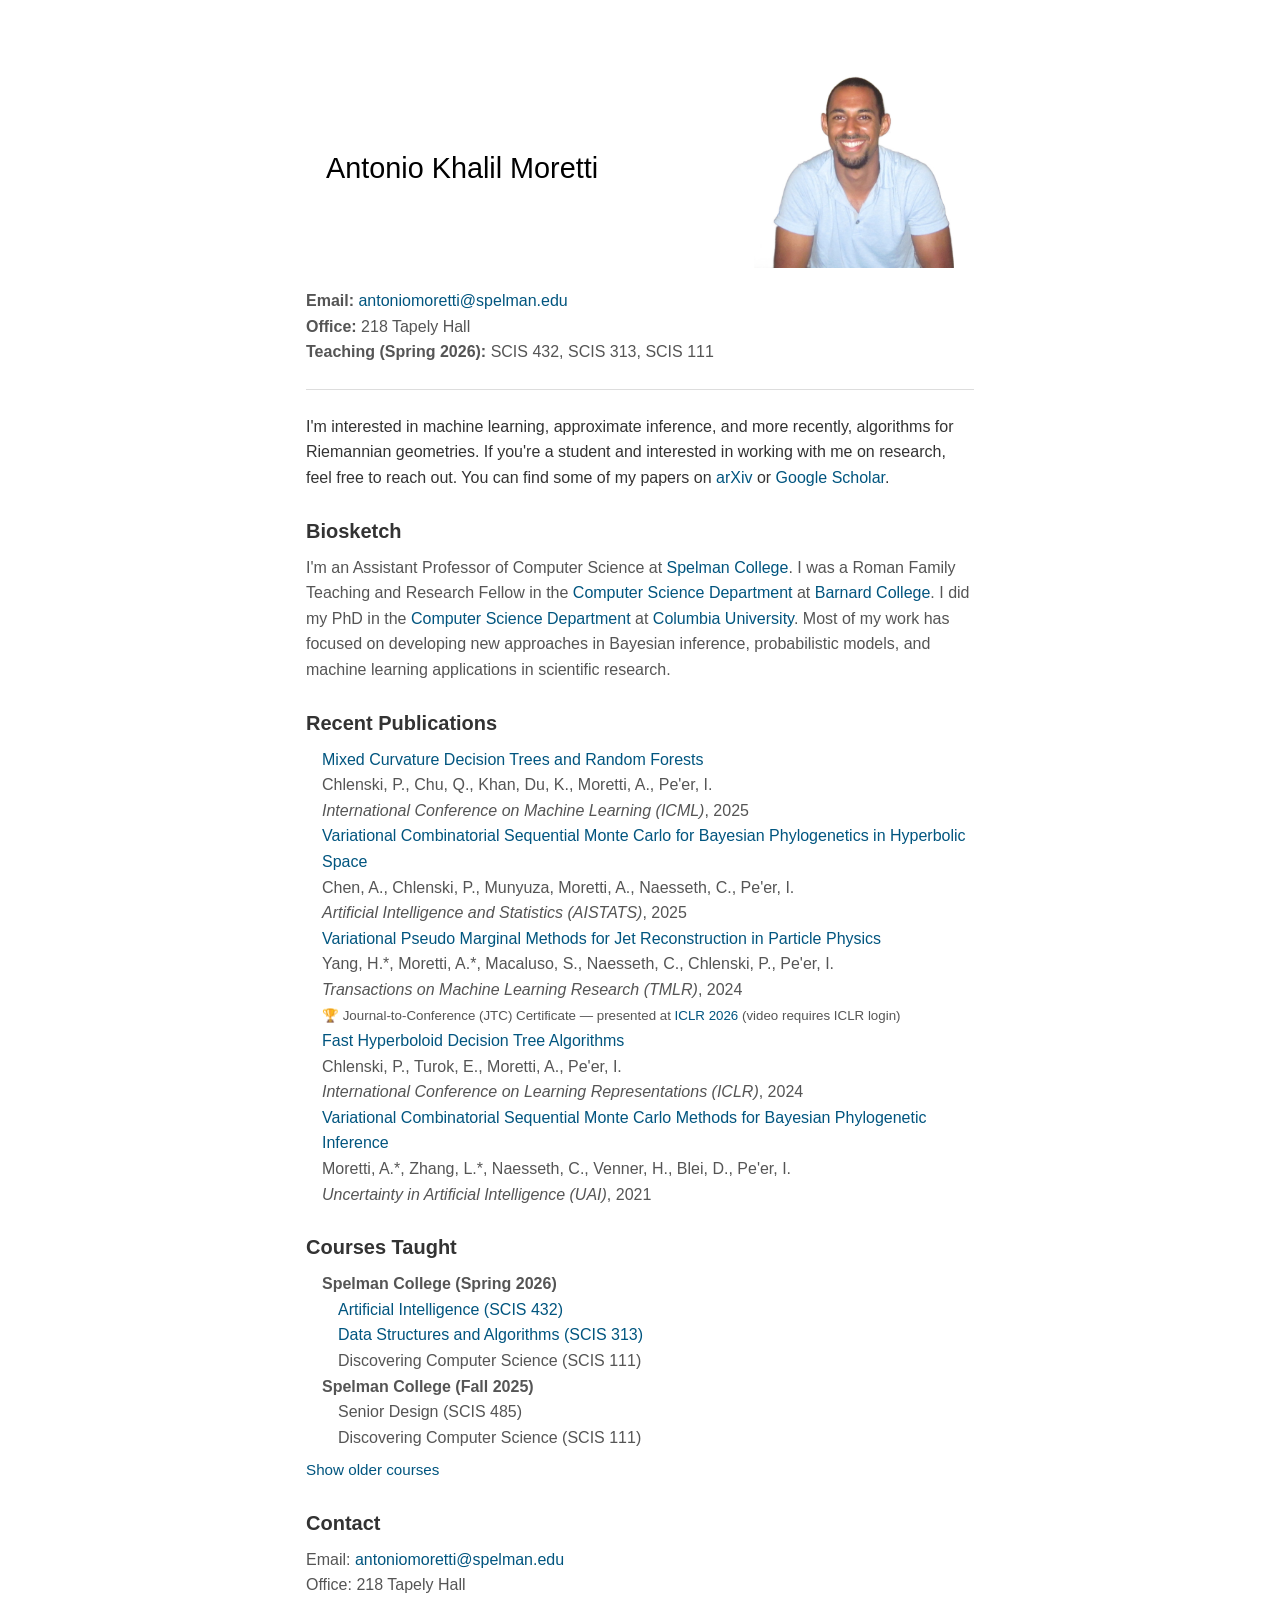
<file: index.html>
<!DOCTYPE html>
<html lang="en">
<head>
    <meta charset="UTF-8">
    <meta name="viewport" content="width=device-width, initial-scale=1.0">
    <title>Antonio Khalil Moretti</title>
    <link rel="stylesheet" href="style.css">
    <link rel="stylesheet" href="https://cdnjs.cloudflare.com/ajax/libs/font-awesome/6.0.0-beta3/css/all.min.css">
</head>
<body>

    <header>
        <div class="header-content">
            <h1>Antonio Khalil Moretti</h1>
        </div>
        <img src="images/antonio_nobackground.png" alt="The handsome Dr. Antonio Moretti" class="profile-photo">
    </header>

    <section class="contact">
        <p><strong>Email:</strong> <a href="mailto:antoniomoretti@spelman.edu">antoniomoretti@spelman.edu</a></p>
        <p><strong>Office:</strong> 218 Tapely Hall</p>
        <p><strong>Teaching (Spring 2026):</strong> SCIS 432, SCIS 313, SCIS 111</p>
    </section>

    <hr>

    <section>
        I'm interested in machine learning, approximate inference, and more recently, algorithms for Riemannian geometries. If you're a student and interested in working with me on research, feel free to reach out. 
        You can find some of my papers on <a href="https://arxiv.org/search/cs?searchtype=author&query=Moretti,+A+K">arXiv</a> or <a href="https://scholar.google.com/citations?user=zOHnboAAAAAJ&hl=en">Google Scholar</a>.
    </section>

    <section>
        <h2>Biosketch</h2>
        <p>I'm an Assistant Professor of Computer Science at <a href="https://www.spelman.edu/">Spelman College</a>. 
            I was a Roman Family Teaching and Research Fellow in the <a href="https://cs.barnard.edu/">Computer Science Department</a> 
            at <a href="https://barnard.edu/">Barnard College</a>. 
            I did my PhD in the <a href="https://www.cs.columbia.edu/">Computer Science Department</a> at <a href="https://www.columbia.edu/">Columbia University</a>. 
            Most of my work has focused on developing new approaches in Bayesian inference, probabilistic models, and machine learning applications in scientific research.</p>
    </section>

    <section>
        <h2>Recent Publications</h2>
        <ul>
            <li>
                <a href="https://arxiv.org/abs/2410.13879">Mixed Curvature Decision Trees and Random Forests</a><br>
                Chlenski, P., Chu, Q., Khan, Du, K., Moretti, A., Pe'er, I.<br>
                <em>International Conference on Machine Learning (ICML)</em>, 2025
              </li>
            <li>
              <a href="https://arxiv.org/abs/2501.17965">Variational Combinatorial Sequential Monte Carlo for Bayesian Phylogenetics in Hyperbolic Space</a><br>
              Chen, A., Chlenski, P., Munyuza, Moretti, A., Naesseth, C., Pe'er, I.<br>
              <em>Artificial Intelligence and Statistics (AISTATS)</em>, 2025
            </li>
            <li>
              <a href="https://openreview.net/pdf?id=pCapRF2vFf">Variational Pseudo Marginal Methods for Jet Reconstruction in Particle Physics</a><br>
              Yang, H.*, Moretti, A.*, Macaluso, S., Naesseth, C., Chlenski, P., Pe'er, I.<br>
              <em>Transactions on Machine Learning Research (TMLR)</em>, 2024<br>
              <small>&#127942; Journal-to-Conference (JTC) Certificate &mdash; presented at <a href="https://iclr.cc/virtual/2026/poster/10014062">ICLR 2026</a> (video requires ICLR login)</small>
            </li>
            <li>
              <a href="https://arxiv.org/abs/2310.13841">Fast Hyperboloid Decision Tree Algorithms</a><br>
              Chlenski, P., Turok, E., Moretti, A., Pe'er, I.<br>
              <em>International Conference on Learning Representations (ICLR)</em>, 2024
            </li>
            <li>
              <a href="https://arxiv.org/abs/2106.00075">Variational Combinatorial Sequential Monte Carlo Methods for Bayesian Phylogenetic Inference</a><br>
              Moretti, A.*, Zhang, L.*, Naesseth, C., Venner, H., Blei, D., Pe'er, I.<br>
              <em>Uncertainty in Artificial Intelligence (UAI)</em>, 2021
            </li>
          </ul>
    </section>

    <section>
        <h2>Courses Taught</h2>
        <ul>
            <li><strong>Spelman College (Spring 2026)</strong>
                <ul>
                    <li><a href="ai-spring2026/index.html">Artificial Intelligence (SCIS 432)</a></li>
                    <li><a href="dsa-spring2026/index.html">Data Structures and Algorithms (SCIS 313)</a></li>
                    <li>Discovering Computer Science (SCIS 111)</li>
                </ul>
            </li>
            <li><strong>Spelman College (Fall 2025)</strong>
                <ul>
                    <li>Senior Design (SCIS 485)</li>
                    <li>Discovering Computer Science (SCIS 111)</li>
                </ul>
            </li>
        </ul>

        <details style="margin-top: 0.5rem;">
            <summary style="cursor: pointer; color: #00557F; font-size: 0.95rem; list-style: none;">Show older courses</summary>
            <ul style="margin-top: 0.75rem;">
            <li><strong>Spelman College (Spring 2025)</strong>
                <ul>
                    <li>Digital Entrepreneurship</li>
                </ul>
            </li>
            <li><strong>Spelman College (Fall 2024)</strong>
                <ul>
                    <li>Developing Accessible User Interfaces</li>
                    <li>Introduction to Data Science</li>
                </ul>
            </li>
            <li><strong>Barnard College (Spring 2023-2024)</strong>
                <ul>
                    <li>Developing Accessible User Interfaces</li>
                </ul>
            </li>
            <li><strong>Barnard College (Fall 2022-2024)</strong>
                <ul>
                    <li>Introduction to Computational Thinking and Data Science</li>
                </ul>
            </li>
            <li><strong>Columbia University (Fall 2017, Fall 2021)</strong>
                <ul>
                    <li><a href="http://www.cs.columbia.edu/~amoretti/3203/">Discrete Mathematics: Combinatorics and Graph Theory</a></li>
                </ul>
            </li>
            <li><strong>Fordham University (Spring 2016–2018)</strong>
                <ul>
                    <li><a href="http://www.cs.columbia.edu/~amoretti/7847s17.html">Machine Learning for Statistics</a></li>
                </ul>
            </li>
            <li><strong>Fordham University (Fall 2017)</strong>
                <ul>
                    <li><a href="http://www.cs.columbia.edu/~amoretti/7844.html">Statistical Methods and Computation</a></li>
                </ul>
            </li>
            </ul>
        </details>
    </section>

    <section>
        <h2>Contact</h2>
        <p>Email: <a href="mailto:antoniomoretti@spelman.edu">antoniomoretti@spelman.edu</a></p>
        <p>Office: 218 Tapely Hall</p>
    </section>

</body>
</html>
</file>
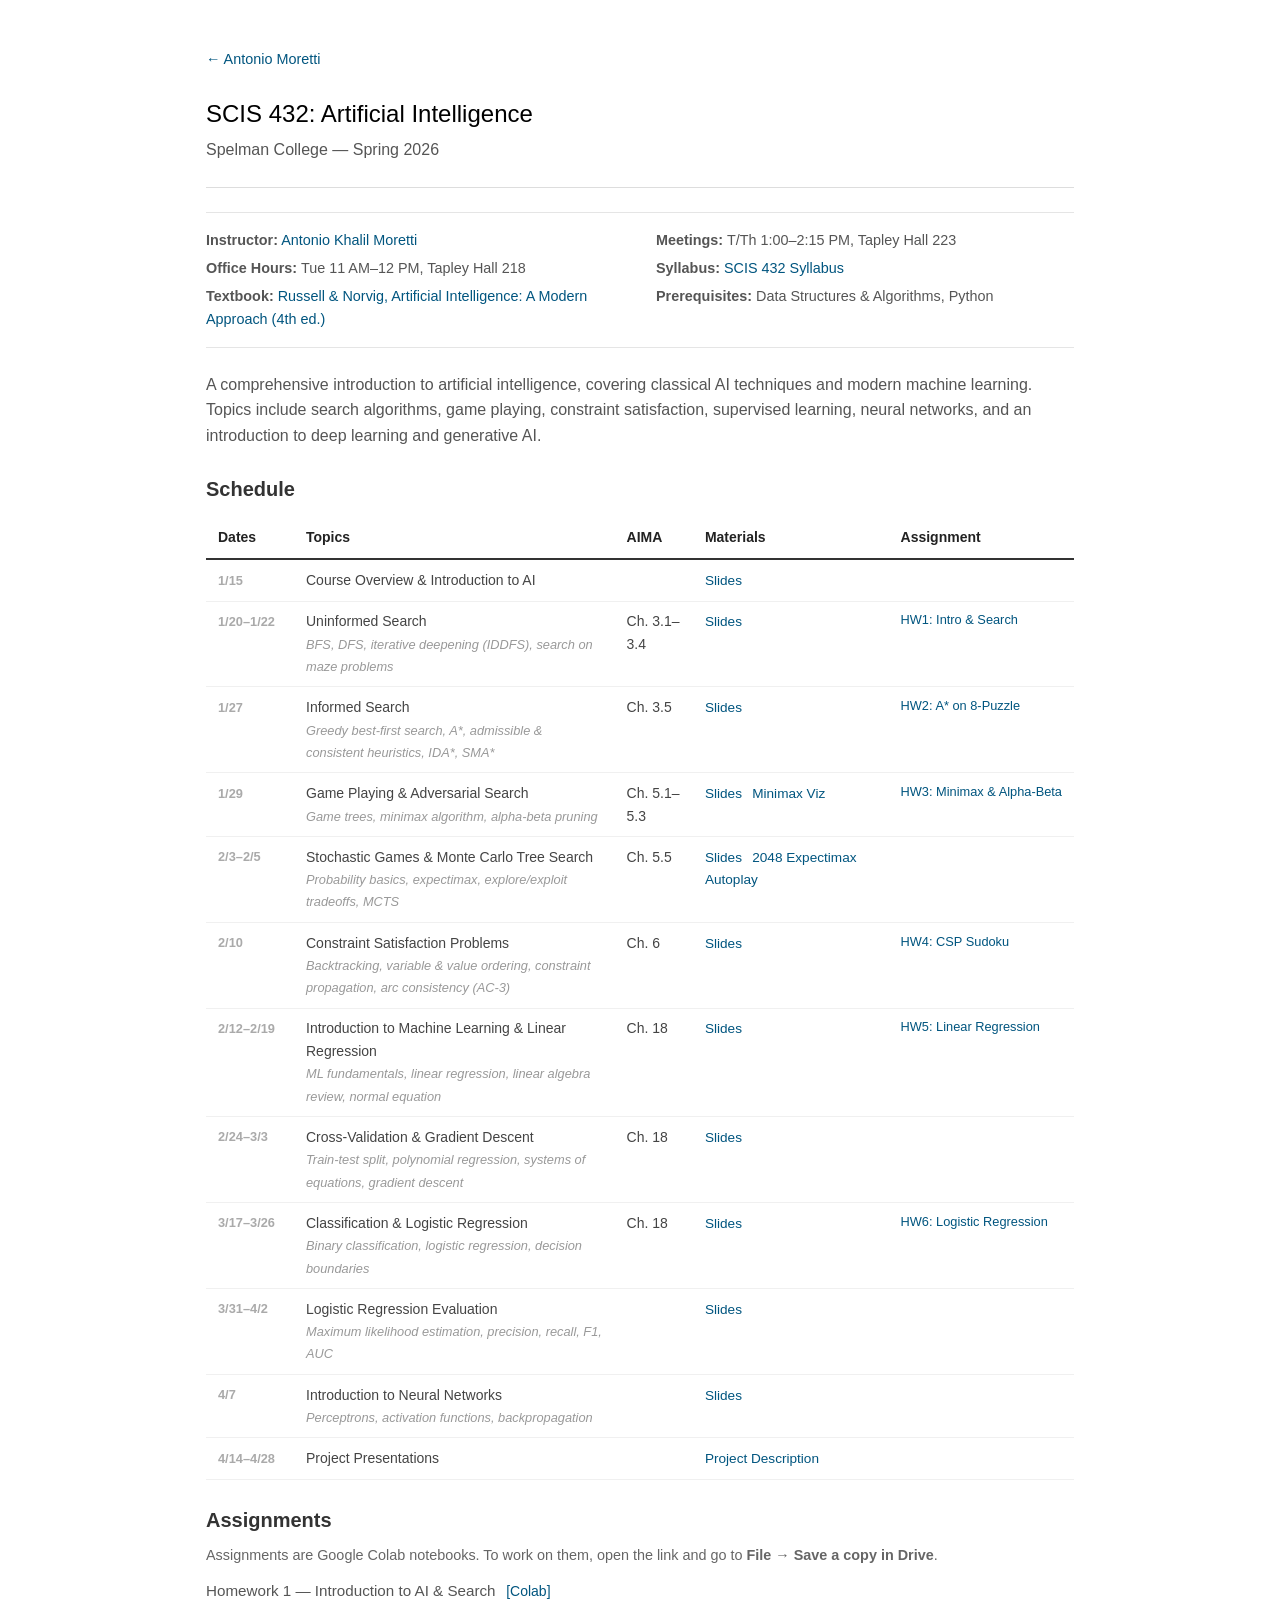
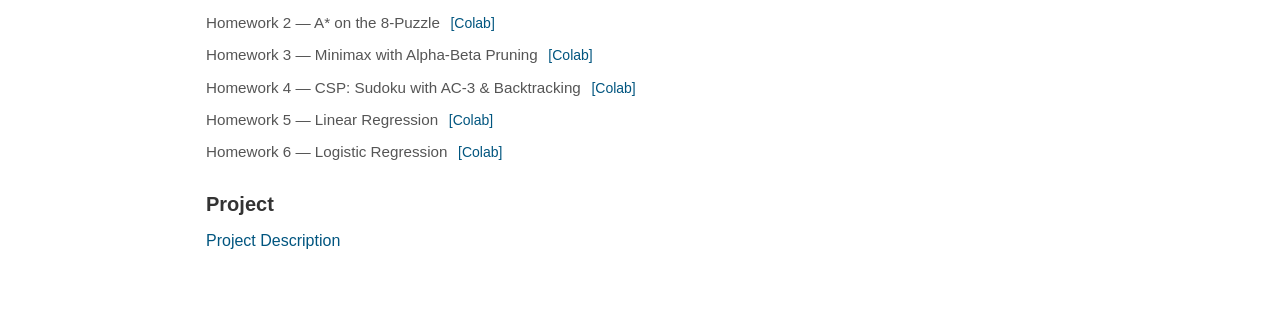
<file: ai-spring2026/index.html>
<!DOCTYPE html>
<html lang="en">
<head>
    <meta charset="UTF-8">
    <meta name="viewport" content="width=device-width, initial-scale=1.0">
    <title>SCIS 432: Artificial Intelligence</title>
    <link rel="stylesheet" href="../style.css">
    <style>
        body { max-width: 900px; }

        .back-link { margin-bottom: 1.5rem; font-size: 0.9rem; }

        .course-meta {
            display: grid;
            grid-template-columns: 1fr 1fr;
            gap: 0.3rem 2rem;
            padding: 1rem 0;
            border-top: 1px solid #e5e5e5;
            border-bottom: 1px solid #e5e5e5;
            margin: 1.25rem 0 1.5rem;
        }
        .course-meta p { margin: 0; font-size: 0.9rem; color: #555; }

        table {
            width: 100%;
            border-collapse: collapse;
            font-size: 0.875rem;
            margin-top: 0.75rem;
        }
        th {
            text-align: left;
            padding: 0.6rem 0.75rem;
            font-weight: 600;
            color: #222;
            border-bottom: 2px solid #333;
            background: none;
        }
        td {
            padding: 0.55rem 0.75rem;
            vertical-align: top;
            border-bottom: 1px solid #f0f0f0;
            color: #444;
        }
        td.dates { width: 5.5rem; color: #aaa; font-size: 0.8rem; font-weight: 600; padding-top: 0.65rem; }
        td.reading { width: 6rem; font-size: 0.8rem; color: #888; }
        td.assignment { width: 11rem; font-size: 0.8rem; }
        td.assignment a { display: block; white-space: nowrap; margin-bottom: 0.15rem; }

        .materials a { display: inline-block; margin-right: 0.4rem; white-space: nowrap; font-size: 0.85rem; }
        .note { font-size: 0.8rem; color: #999; font-style: italic; }

        .hw-list { list-style: none; padding-left: 0; }
        .hw-list li { margin-bottom: 0.5rem; color: #555; font-size: 0.95rem; }
        .hw-list a { margin-left: 0.4rem; font-size: 0.875rem; }
    </style>
</head>
<body>

    <p class="back-link"><a href="../index.html">← Antonio Moretti</a></p>

    <header style="padding: 0; background: none;">
        <div class="header-content">
            <h1 style="margin: 0 0 0.25rem 0; font-size: 1.5rem;">SCIS 432: Artificial Intelligence</h1>
            <p style="color: #555; margin: 0;">Spelman College &mdash; Spring 2026</p>
        </div>
    </header>

    <hr>

    <div class="course-meta">
        <p><strong>Instructor:</strong> <a href="mailto:antoniomoretti@spelman.edu">Antonio Khalil Moretti</a></p>
        <p><strong>Meetings:</strong> T/Th 1:00&ndash;2:15 PM, Tapley Hall 223</p>
        <p><strong>Office Hours:</strong> Tue 11 AM&ndash;12 PM, Tapley Hall 218</p>
        <p><strong>Syllabus:</strong> <a href="Syllabus.pdf">SCIS 432 Syllabus</a></p>
        <p><strong>Textbook:</strong> <a href="https://aima.cs.berkeley.edu/">Russell &amp; Norvig, Artificial Intelligence: A Modern Approach (4th ed.)</a></p>
        <p><strong>Prerequisites:</strong> Data Structures &amp; Algorithms, Python</p>
    </div>

    <section>
        <p>A comprehensive introduction to artificial intelligence, covering classical AI techniques and modern machine learning. Topics include search algorithms, game playing, constraint satisfaction, supervised learning, neural networks, and an introduction to deep learning and generative AI.</p>
    </section>

    <section>
        <h2>Schedule</h2>
        <table>
            <thead>
                <tr>
                    <th class="dates">Dates</th>
                    <th>Topics</th>
                    <th class="reading">AIMA</th>
                    <th>Materials</th>
                    <th>Assignment</th>
                </tr>
            </thead>
            <tbody>
                <tr>
                    <td class="dates">1/15</td>
                    <td>Course Overview &amp; Introduction to AI</td>
                    <td></td>
                    <td class="materials"><a href="slides/01-introduction.pdf">Slides</a></td>
                    <td class="assignment"></td>
                </tr>
                <tr>
                    <td class="dates">1/20–1/22</td>
                    <td>Uninformed Search<br>
                        <span class="note">BFS, DFS, iterative deepening (IDDFS), search on maze problems</span></td>
                    <td>Ch. 3.1–3.4</td>
                    <td class="materials"><a href="slides/02-uninformed-search.pdf">Slides</a></td>
                    <td class="assignment"><a href="https://colab.research.google.com/drive/1VNQRaJq0aBFFDAGFLP5eZtq51WEjAxge">HW1: Intro &amp; Search</a></td>
                </tr>
                <tr>
                    <td class="dates">1/27</td>
                    <td>Informed Search<br>
                        <span class="note">Greedy best-first search, A*, admissible &amp; consistent heuristics, IDA*, SMA*</span></td>
                    <td>Ch. 3.5</td>
                    <td class="materials"><a href="slides/03-informed-search.pdf">Slides</a></td>
                    <td class="assignment"><a href="https://colab.research.google.com/drive/1M9bE98rotHv5b83j3RyMniAD9PmjVRt-">HW2: A* on 8-Puzzle</a></td>
                </tr>
                <tr>
                    <td class="dates">1/29</td>
                    <td>Game Playing &amp; Adversarial Search<br>
                        <span class="note">Game trees, minimax algorithm, alpha-beta pruning</span></td>
                    <td>Ch. 5.1–5.3</td>
                    <td class="materials">
                        <a href="slides/04-adversarial-search.pdf">Slides</a>
                        <a href="visualizations/tictactoe_minimax_tree.html">Minimax Viz</a>
                    </td>
                    <td class="assignment"><a href="https://colab.research.google.com/drive/1Nwk_IlqIXFJi-V2JtyMsXQxdmP0Hvfig">HW3: Minimax &amp; Alpha-Beta</a></td>
                </tr>
                <tr>
                    <td class="dates">2/3–2/5</td>
                    <td>Stochastic Games &amp; Monte Carlo Tree Search<br>
                        <span class="note">Probability basics, expectimax, explore/exploit tradeoffs, MCTS</span></td>
                    <td>Ch. 5.5</td>
                    <td class="materials">
                        <a href="slides/05-stochastic-games.pdf">Slides</a>
                        <a href="visualizations/2048_expectimax.html">2048 Expectimax</a>
                        <a href="visualizations/2048_expectimax_autoplay.html">Autoplay</a>
                    </td>
                    <td class="assignment"></td>
                </tr>
                <tr>
                    <td class="dates">2/10</td>
                    <td>Constraint Satisfaction Problems<br>
                        <span class="note">Backtracking, variable &amp; value ordering, constraint propagation, arc consistency (AC-3)</span></td>
                    <td>Ch. 6</td>
                    <td class="materials"><a href="slides/06-constraint-satisfaction.pdf">Slides</a></td>
                    <td class="assignment"><a href="https://colab.research.google.com/drive/1FhCL5JB08h2t3UT_XJydcGiZoAfpyvJY">HW4: CSP Sudoku</a></td>
                </tr>
                <tr>
                    <td class="dates">2/12–2/19</td>
                    <td>Introduction to Machine Learning &amp; Linear Regression<br>
                        <span class="note">ML fundamentals, linear regression, linear algebra review, normal equation</span></td>
                    <td>Ch. 18</td>
                    <td class="materials"><a href="slides/07-intro-ml-linear-regression.pdf">Slides</a></td>
                    <td class="assignment"><a href="https://colab.research.google.com/drive/1--ETKKTfiaU7C1r6Eg9QSdbyBZNYYEcr">HW5: Linear Regression</a></td>
                </tr>
                <tr>
                    <td class="dates">2/24–3/3</td>
                    <td>Cross-Validation &amp; Gradient Descent<br>
                        <span class="note">Train-test split, polynomial regression, systems of equations, gradient descent</span></td>
                    <td>Ch. 18</td>
                    <td class="materials"><a href="slides/08-cross-validation-gradient-descent.pdf">Slides</a></td>
                    <td class="assignment"></td>
                </tr>
                <tr>
                    <td class="dates">3/17–3/26</td>
                    <td>Classification &amp; Logistic Regression<br>
                        <span class="note">Binary classification, logistic regression, decision boundaries</span></td>
                    <td>Ch. 18</td>
                    <td class="materials"><a href="slides/09-classification-logistic-regression.pdf">Slides</a></td>
                    <td class="assignment"><a href="https://colab.research.google.com/drive/1AO2z4oEQXSJ2NbtkcyG5n4-dK1xVflaB">HW6: Logistic Regression</a></td>
                </tr>
                <tr>
                    <td class="dates">3/31–4/2</td>
                    <td>Logistic Regression Evaluation<br>
                        <span class="note">Maximum likelihood estimation, precision, recall, F1, AUC</span></td>
                    <td></td>
                    <td class="materials"><a href="slides/10-logistic-regression-evaluation.pdf">Slides</a></td>
                    <td class="assignment"></td>
                </tr>
                <tr>
                    <td class="dates">4/7</td>
                    <td>Introduction to Neural Networks<br>
                        <span class="note">Perceptrons, activation functions, backpropagation</span></td>
                    <td></td>
                    <td class="materials"><a href="slides/11-intro-neural-networks.pdf">Slides</a></td>
                    <td class="assignment"></td>
                </tr>
                <tr>
                    <td class="dates">4/14–4/28</td>
                    <td>Project Presentations</td>
                    <td></td>
                    <td class="materials"><a href="assignments/project-description.pdf">Project Description</a></td>
                    <td class="assignment"></td>
                </tr>
            </tbody>
        </table>
    </section>

    <section>
        <h2>Assignments</h2>
        <p style="font-size: 0.9rem; color: #666; margin-bottom: 0.75rem;">Assignments are Google Colab notebooks. To work on them, open the link and go to <strong>File &rarr; Save a copy in Drive</strong>.</p>
        <ul class="hw-list">
            <li>Homework 1 &mdash; Introduction to AI &amp; Search <a href="https://colab.research.google.com/drive/1VNQRaJq0aBFFDAGFLP5eZtq51WEjAxge">[Colab]</a></li>
            <li>Homework 2 &mdash; A* on the 8-Puzzle <a href="https://colab.research.google.com/drive/1M9bE98rotHv5b83j3RyMniAD9PmjVRt-">[Colab]</a></li>
            <li>Homework 3 &mdash; Minimax with Alpha-Beta Pruning <a href="https://colab.research.google.com/drive/1Nwk_IlqIXFJi-V2JtyMsXQxdmP0Hvfig">[Colab]</a></li>
            <li>Homework 4 &mdash; CSP: Sudoku with AC-3 &amp; Backtracking <a href="https://colab.research.google.com/drive/1FhCL5JB08h2t3UT_XJydcGiZoAfpyvJY">[Colab]</a></li>
            <li>Homework 5 &mdash; Linear Regression <a href="https://colab.research.google.com/drive/1--ETKKTfiaU7C1r6Eg9QSdbyBZNYYEcr">[Colab]</a></li>
            <li>Homework 6 &mdash; Logistic Regression <a href="https://colab.research.google.com/drive/1AO2z4oEQXSJ2NbtkcyG5n4-dK1xVflaB">[Colab]</a></li>
        </ul>
    </section>

    <section>
        <h2>Project</h2>
        <p style="color: #555;"><a href="assignments/project-description.pdf">Project Description</a></p>
    </section>

</body>
</html>
</file>
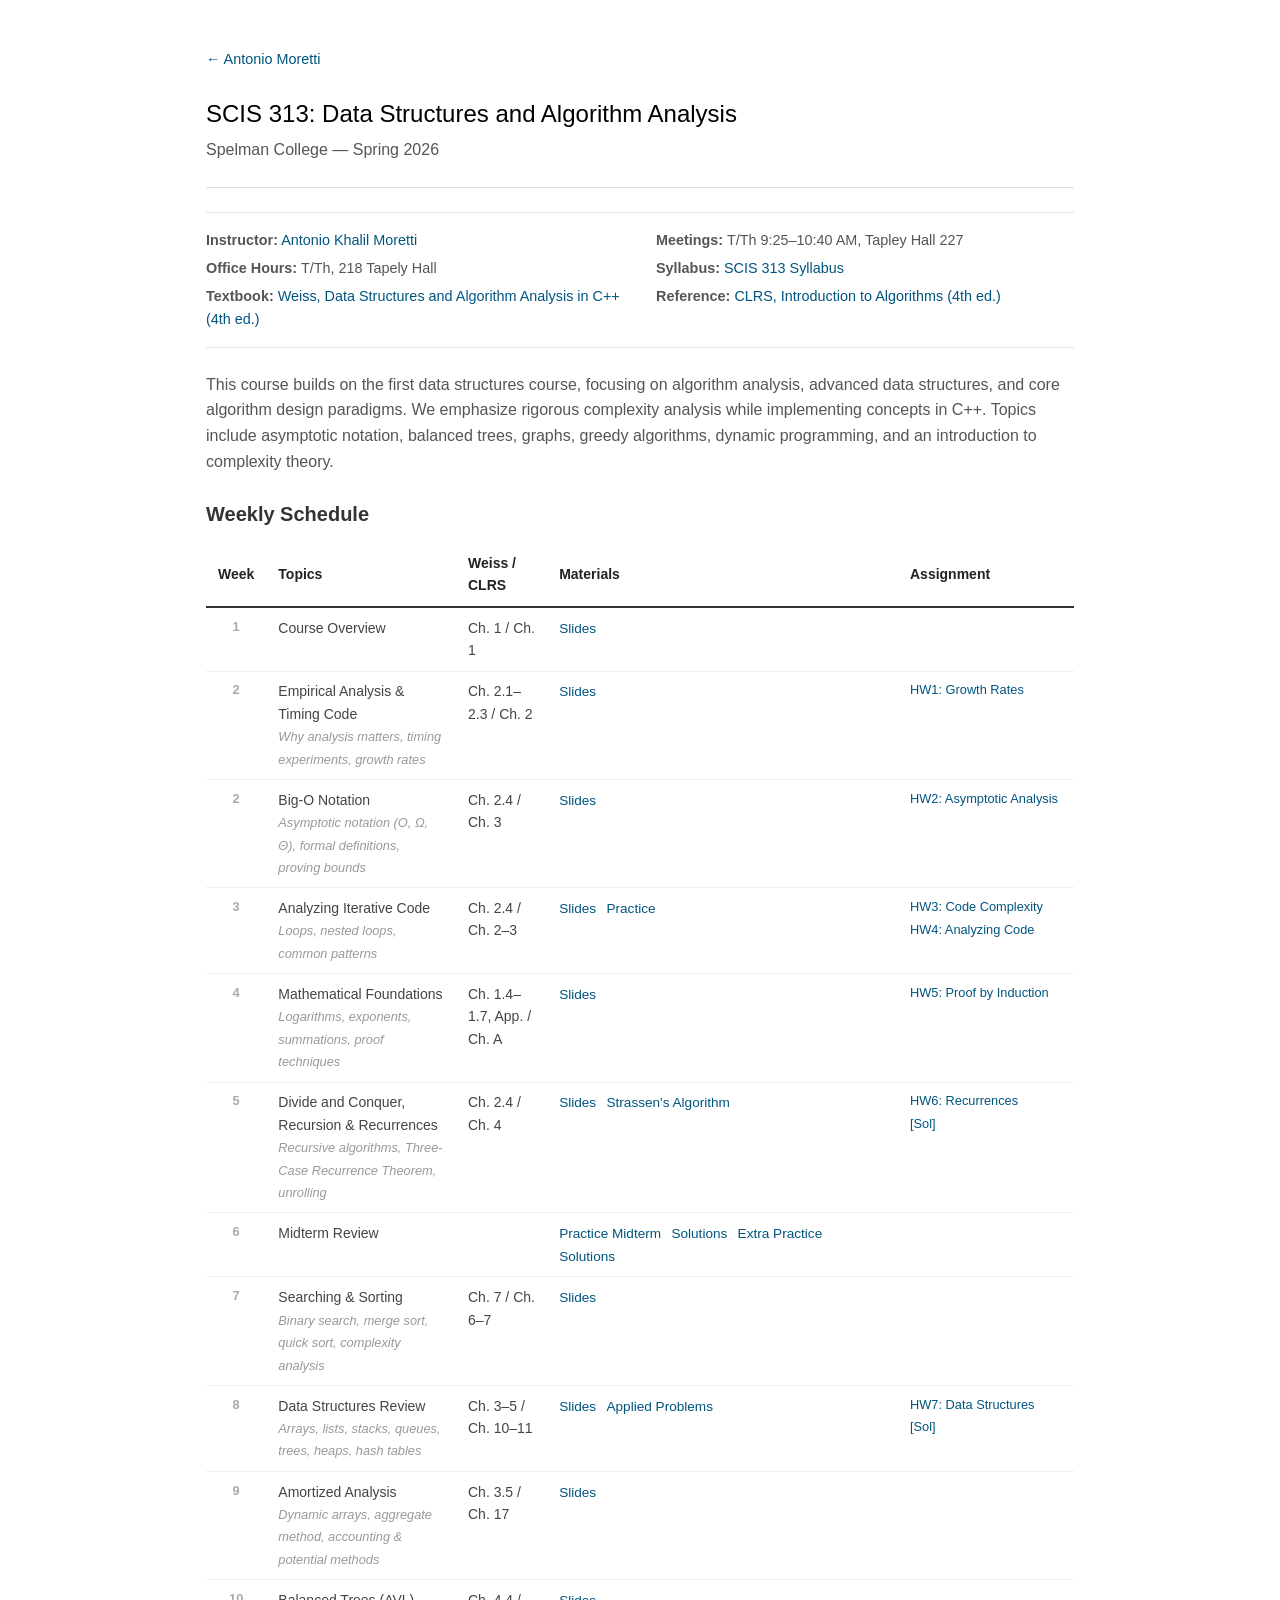
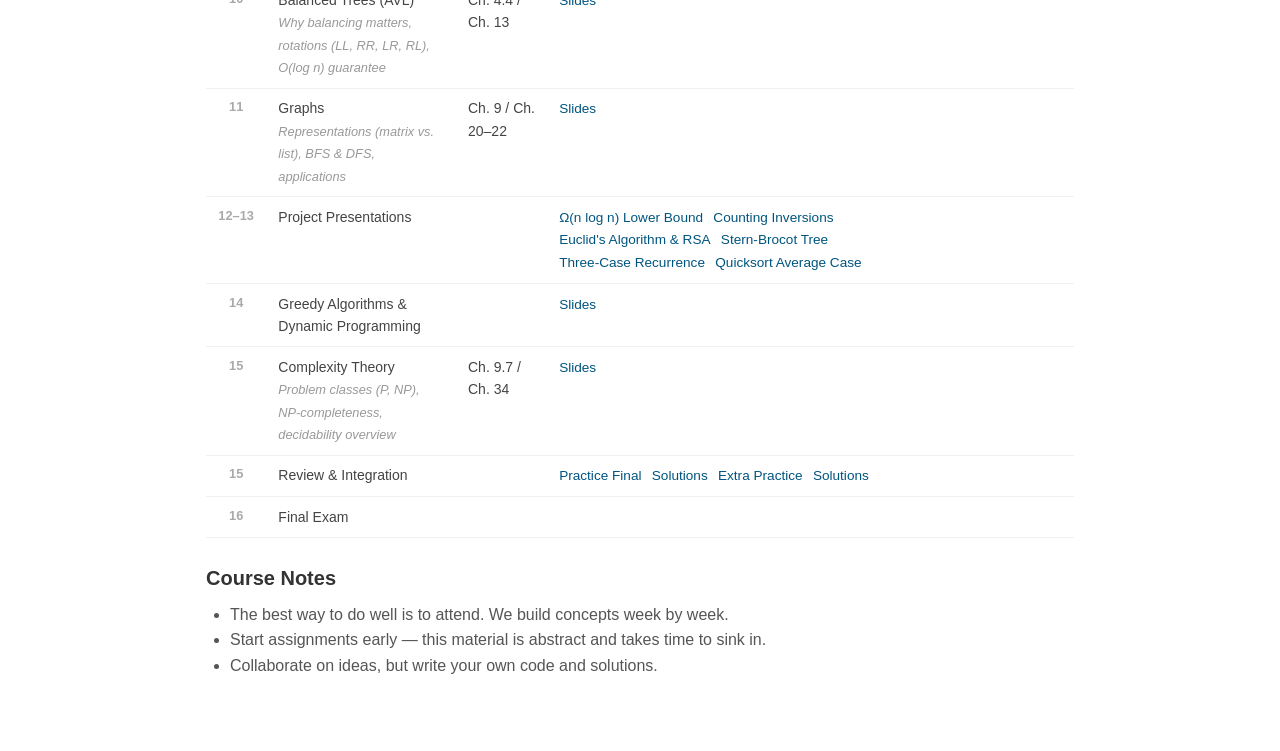
<file: dsa-spring2026/index.html>
<!DOCTYPE html>
<html lang="en">
<head>
    <meta charset="UTF-8">
    <meta name="viewport" content="width=device-width, initial-scale=1.0">
    <title>SCIS 313: Data Structures and Algorithm Analysis</title>
    <link rel="stylesheet" href="../style.css">
    <style>
        body { max-width: 900px; }

        .back-link { margin-bottom: 1.5rem; font-size: 0.9rem; }

        .course-meta {
            display: grid;
            grid-template-columns: 1fr 1fr;
            gap: 0.3rem 2rem;
            padding: 1rem 0;
            border-top: 1px solid #e5e5e5;
            border-bottom: 1px solid #e5e5e5;
            margin: 1.25rem 0 1.5rem;
        }
        .course-meta p { margin: 0; font-size: 0.9rem; color: #555; }

        table {
            width: 100%;
            border-collapse: collapse;
            font-size: 0.875rem;
            margin-top: 0.75rem;
        }
        th {
            text-align: left;
            padding: 0.6rem 0.75rem;
            font-weight: 600;
            color: #222;
            border-bottom: 2px solid #333;
            background: none;
        }
        td {
            padding: 0.55rem 0.75rem;
            vertical-align: top;
            border-bottom: 1px solid #f0f0f0;
            color: #444;
        }
        td.week { width: 3.5rem; text-align: center; color: #aaa; font-size: 0.8rem; font-weight: 600; }
        td.reading { width: 9rem; font-size: 0.8rem; color: #888; }
        td.assignment { width: 11rem; font-size: 0.8rem; }
        td.assignment a { display: block; white-space: nowrap; margin-bottom: 0.15rem; }

        .materials a { display: inline-block; margin-right: 0.4rem; white-space: nowrap; font-size: 0.85rem; }
        .note { font-size: 0.8rem; color: #999; font-style: italic; }

        .hw-list { list-style: none; padding-left: 0; }
        .hw-list li { margin-bottom: 0.5rem; color: #555; font-size: 0.95rem; }
        .hw-list a { margin-left: 0.4rem; font-size: 0.875rem; }
    </style>
</head>
<body>

    <p class="back-link"><a href="../index.html">← Antonio Moretti</a></p>

    <header style="padding: 0; background: none;">
        <div class="header-content">
            <h1 style="margin: 0 0 0.25rem 0; font-size: 1.5rem;">SCIS 313: Data Structures and Algorithm Analysis</h1>
            <p style="color: #555; margin: 0;">Spelman College &mdash; Spring 2026</p>
        </div>
    </header>

    <hr>

    <div class="course-meta">
        <p><strong>Instructor:</strong> <a href="mailto:antoniomoretti@spelman.edu">Antonio Khalil Moretti</a></p>
        <p><strong>Meetings:</strong> T/Th 9:25&ndash;10:40 AM, Tapley Hall 227</p>
        <p><strong>Office Hours:</strong> T/Th, 218 Tapely Hall</p>
        <p><strong>Syllabus:</strong> <a href="Syllabus.pdf">SCIS 313 Syllabus</a></p>
        <p><strong>Textbook:</strong> <a href="https://www.uoitc.edu.iq/images/documents/informatics-institute/Competitive_exam/DataStructures.pdf">Weiss, Data Structures and Algorithm Analysis in C++ (4th ed.)</a></p>
        <p><strong>Reference:</strong> <a href="https://mitpress.mit.edu/9780262046305/introduction-to-algorithms/">CLRS, Introduction to Algorithms (4th ed.)</a></p>
    </div>

    <section>
        <p>This course builds on the first data structures course, focusing on algorithm analysis, advanced data structures, and core algorithm design paradigms. We emphasize rigorous complexity analysis while implementing concepts in C++. Topics include asymptotic notation, balanced trees, graphs, greedy algorithms, dynamic programming, and an introduction to complexity theory.</p>
    </section>

    <section>
        <h2>Weekly Schedule</h2>
        <table>
            <thead>
                <tr>
                    <th class="week">Week</th>
                    <th>Topics</th>
                    <th class="reading">Weiss / CLRS</th>
                    <th>Materials</th>
                    <th>Assignment</th>
                </tr>
            </thead>
            <tbody>
                <tr>
                    <td class="week">1</td>
                    <td>Course Overview</td>
                    <td>Ch. 1 / Ch. 1</td>
                    <td class="materials"><a href="slides/01-introduction.pdf">Slides</a></td>
                    <td class="assignment"></td>
                </tr>
                <tr>
                    <td class="week">2</td>
                    <td>Empirical Analysis &amp; Timing Code<br>
                        <span class="note">Why analysis matters, timing experiments, growth rates</span></td>
                    <td>Ch. 2.1&ndash;2.3 / Ch. 2</td>
                    <td class="materials"><a href="slides/02-asymptotic-analysis-timing.pdf">Slides</a></td>
                    <td class="assignment"><a href="assignments/hw1-growth-rates.pdf">HW1: Growth Rates</a></td>
                </tr>
                <tr>
                    <td class="week">2</td>
                    <td>Big-O Notation<br>
                        <span class="note">Asymptotic notation (O, &Omega;, &Theta;), formal definitions, proving bounds</span></td>
                    <td>Ch. 2.4 / Ch. 3</td>
                    <td class="materials"><a href="slides/03-big-o-notation.pdf">Slides</a></td>
                    <td class="assignment"><a href="assignments/hw2-asymptotic-analysis.pdf">HW2: Asymptotic Analysis</a></td>
                </tr>
                <tr>
                    <td class="week">3</td>
                    <td>Analyzing Iterative Code<br>
                        <span class="note">Loops, nested loops, common patterns</span></td>
                    <td>Ch. 2.4 / Ch. 2&ndash;3</td>
                    <td class="materials">
                        <a href="slides/04-analyzing-iterative-code.pdf">Slides</a>
                        <a href="slides/04-analyzing-iterative-code-practice.pdf">Practice</a>
                    </td>
                    <td class="assignment">
                        <a href="assignments/hw3-code-complexity.pdf">HW3: Code Complexity</a>
                        <a href="assignments/hw4-analyzing-code.pdf">HW4: Analyzing Code</a>
                    </td>
                </tr>
                <tr>
                    <td class="week">4</td>
                    <td>Mathematical Foundations<br>
                        <span class="note">Logarithms, exponents, summations, proof techniques</span></td>
                    <td>Ch. 1.4&ndash;1.7, App. / Ch. A</td>
                    <td class="materials"><a href="slides/05-mathematical-foundations.pdf">Slides</a></td>
                    <td class="assignment"><a href="assignments/hw5-induction.pdf">HW5: Proof by Induction</a></td>
                </tr>
                <tr>
                    <td class="week">5</td>
                    <td>Divide and Conquer, Recursion &amp; Recurrences<br>
                        <span class="note">Recursive algorithms, Three-Case Recurrence Theorem, unrolling</span></td>
                    <td>Ch. 2.4 / Ch. 4</td>
                    <td class="materials">
                        <a href="slides/06-recursion-recurrences.pdf">Slides</a>
                        <a href="slides/06b-strassens-matrix-multiplication.pdf">Strassen's Algorithm</a>
                    </td>
                    <td class="assignment"><a href="assignments/hw6-recurrences.pdf">HW6: Recurrences</a> <a href="assignments/hw6-solutions.pdf">[Sol]</a></td>
                </tr>
                <tr>
                    <td class="week">6</td>
                    <td>Midterm Review</td>
                    <td></td>
                    <td class="materials">
                        <a href="exams/practice-midterm.pdf">Practice Midterm</a>
                        <a href="exams/practice-midterm-solutions.pdf">Solutions</a>
                        <a href="exams/exam1-additional-practice.pdf">Extra Practice</a>
                        <a href="exams/exam1-additional-practice-solutions.pdf">Solutions</a>
                    </td>
                    <td class="assignment"></td>
                </tr>
                <tr>
                    <td class="week">7</td>
                    <td>Searching &amp; Sorting<br>
                        <span class="note">Binary search, merge sort, quick sort, complexity analysis</span></td>
                    <td>Ch. 7 / Ch. 6&ndash;7</td>
                    <td class="materials"><a href="slides/07-searching-sorting.pdf">Slides</a></td>
                    <td class="assignment"></td>
                </tr>
                <tr>
                    <td class="week">8</td>
                    <td>Data Structures Review<br>
                        <span class="note">Arrays, lists, stacks, queues, trees, heaps, hash tables</span></td>
                    <td>Ch. 3&ndash;5 / Ch. 10&ndash;11</td>
                    <td class="materials">
                        <a href="slides/08-data-structures-review.pdf">Slides</a>
                        <a href="slides/08-applied-dsa-problems.pdf">Applied Problems</a>
                    </td>
                    <td class="assignment"><a href="assignments/hw7-data-structures.pdf">HW7: Data Structures</a> <a href="assignments/hw7-solutions.pdf">[Sol]</a></td>
                </tr>
                <tr>
                    <td class="week">9</td>
                    <td>Amortized Analysis<br>
                        <span class="note">Dynamic arrays, aggregate method, accounting &amp; potential methods</span></td>
                    <td>Ch. 3.5 / Ch. 17</td>
                    <td class="materials"><a href="slides/09-amortized-analysis.pdf">Slides</a></td>
                    <td class="assignment"></td>
                </tr>
                <tr>
                    <td class="week">10</td>
                    <td>Balanced Trees (AVL)<br>
                        <span class="note">Why balancing matters, rotations (LL, RR, LR, RL), O(log n) guarantee</span></td>
                    <td>Ch. 4.4 / Ch. 13</td>
                    <td class="materials"><a href="slides/10-balanced-avl-trees.pdf">Slides</a></td>
                    <td class="assignment"></td>
                </tr>
                <tr>
                    <td class="week">11</td>
                    <td>Graphs<br>
                        <span class="note">Representations (matrix vs. list), BFS &amp; DFS, applications</span></td>
                    <td>Ch. 9 / Ch. 20&ndash;22</td>
                    <td class="materials"><a href="slides/11-graphs.pdf">Slides</a></td>
                    <td class="assignment"></td>
                </tr>
                <tr>
                    <td class="week">12&ndash;13</td>
                    <td>Project Presentations</td>
                    <td></td>
                    <td class="materials">
                        <a href="https://docs.google.com/presentation/d/1U6DCg4nKnAzPPrS5J38pgd6vJgijbz-SKD4vMDgTv1E/edit?slide=id.g3d59b50b23b_0_5#slide=id.g3d59b50b23b_0_5">&Omega;(n log n) Lower Bound</a>
                        <a href="https://drive.google.com/file/d/1YFrlZjqBeImmkBOiXkQWtinEUu8YUz2j/view">Counting Inversions</a>
                        <a href="https://www.canva.com/design/DAHGgFTv3V0/Z197gRhASoQGviEAQIDGug/edit">Euclid's Algorithm &amp; RSA</a>
                        <a href="https://www.canva.com/design/DAHGs9P_wgk/pk_AWbisRfysKqUgEzk0cA/view?utm_content=DAHGs9P_wgk&utm_campaign=designshare&utm_medium=link2&utm_source=uniquelinks&utlId=hefc3a18a9d">Stern-Brocot Tree</a>
                        <a href="https://www.canva.com/design/DAHG1QnJ9v8/0bqFj1F0bCGncLPCSKLaYA/edit">Three-Case Recurrence</a>
                        <a href="https://www.youtube.com/watch?v=uAsqsqASIDE&feature=youtu.be">Quicksort Average Case</a>
                    </td>
                    <td class="assignment"></td>
                </tr>
                <tr>
                    <td class="week">14</td>
                    <td>Greedy Algorithms &amp; Dynamic Programming</td>
                    <td></td>
                    <td class="materials"><a href="slides/12-greedy-dp.pdf">Slides</a></td>
                    <td class="assignment"></td>
                </tr>
                <tr>
                    <td class="week">15</td>
                    <td>Complexity Theory<br>
                        <span class="note">Problem classes (P, NP), NP-completeness, decidability overview</span></td>
                    <td>Ch. 9.7 / Ch. 34</td>
                    <td class="materials"><a href="slides/14-complexity-theory.pdf">Slides</a></td>
                    <td class="assignment"></td>
                </tr>
                <tr>
                    <td class="week">15</td>
                    <td>Review &amp; Integration</td>
                    <td></td>
                    <td class="materials">
                        <a href="exams/practice-final.pdf">Practice Final</a>
                        <a href="exams/practice-final-solutions.pdf">Solutions</a>
                        <a href="exams/practice-final-extra.pdf">Extra Practice</a>
                        <a href="exams/practice-final-extra-solutions.pdf">Solutions</a>
                    </td>
                    <td class="assignment"></td>
                </tr>
                <tr>
                    <td class="week">16</td>
                    <td>Final Exam</td>
                    <td></td>
                    <td></td>
                    <td class="assignment"></td>
                </tr>
            </tbody>
        </table>
    </section>

    <section>
        <h2>Course Notes</h2>
        <ul style="list-style: disc; padding-left: 1.5rem; color: #555;">
            <li>The best way to do well is to attend. We build concepts week by week.</li>
            <li>Start assignments early &mdash; this material is abstract and takes time to sink in.</li>
            <li>Collaborate on ideas, but write your own code and solutions.</li>
        </ul>
    </section>

</body>
</html>
</file>
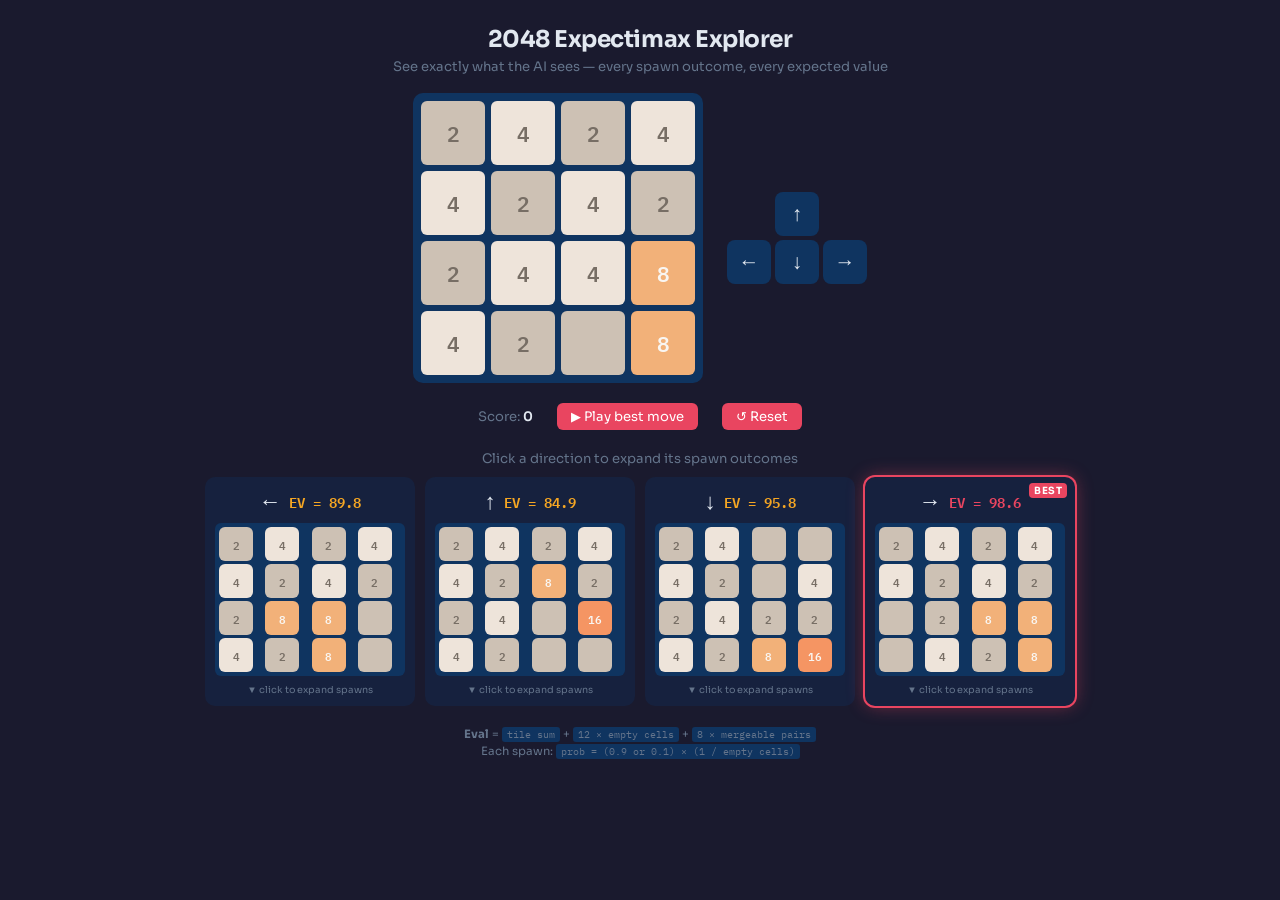
<file: ai-spring2026/visualizations/2048_expectimax.html>
<!DOCTYPE html>
<html lang="en">
<head>
<meta charset="UTF-8">
<meta name="viewport" content="width=device-width, initial-scale=1.0">
<title>2048 Expectimax Explorer</title>
<style>
  @import url('https://fonts.googleapis.com/css2?family=IBM+Plex+Mono:wght@400;600&family=Sora:wght@300;400;600;700&display=swap');

  :root {
    --bg:        #1a1a2e;
    --surface:   #16213e;
    --surface2:  #0f3460;
    --text:      #e2e8f0;
    --text-dim:  #64748b;
    --accent:    #e94560;
    --accent2:   #f5a623;
    --best-glow: 0 0 18px rgba(233,69,96,0.45);
  }

  /* ── tile colours (classic 2048 palette) ── */
  .t2   { background:#cdc1b4; color:#776e65; }
  .t4   { background:#eee4da; color:#776e65; }
  .t8   { background:#f2b179; color:#f9f6f2; }
  .t16  { background:#f59563; color:#f9f6f2; }
  .t32  { background:#f67c5f; color:#f9f6f2; }
  .t64  { background:#f65e3b; color:#f9f6f2; }
  .t128 { background:#edcf72; color:#f9f6f2; }
  .t256 { background:#edcc61; color:#f9f6f2; }
  .t512 { background:#edc850; color:#f9f6f2; }
  .t1024{ background:#edc53f; color:#f9f6f2; font-size:.78em; }
  .t2048{ background:#edc22e; color:#f9f6f2; font-size:.78em; }
  .t0   { background:#cdc1b4; color:transparent; }   /* empty */

  * { box-sizing:border-box; margin:0; padding:0; }

  body {
    font-family:'Sora', sans-serif;
    background:var(--bg);
    color:var(--text);
    min-height:100vh;
    padding:24px 16px;
  }

  /* ── header ── */
  header {
    text-align:center;
    margin-bottom:18px;
  }
  header h1 {
    font-size:1.45rem;
    font-weight:700;
    letter-spacing:-.02em;
  }
  header p {
    font-size:.82rem;
    color:var(--text-dim);
    margin-top:4px;
  }

  /* ── layout ── */
  .layout {
    max-width:960px;
    margin:0 auto;
    display:flex;
    flex-direction:column;
    align-items:center;
    gap:20px;
  }

  /* ── main board ── */
  .main-board-wrap {
    display:flex;
    align-items:center;
    gap:24px;
  }
  .board {
    display:grid;
    grid-template-columns:repeat(4,1fr);
    gap:6px;
    background:var(--surface2);
    border-radius:10px;
    padding:8px;
  }
  .board .cell {
    width:64px; height:64px;
    border-radius:6px;
    display:flex;
    align-items:center;
    justify-content:center;
    font-family:'IBM Plex Mono',monospace;
    font-weight:600;
    font-size:1.3rem;
    transition:background .15s;
  }
  /* smaller boards in the tree */
  .board.sm .cell { width:34px; height:34px; font-size:.68rem; gap:3px; }
  .board.sm { gap:3px; padding:4px; border-radius:6px; }
  .board.xs .cell { width:26px; height:26px; font-size:.55rem; }
  .board.xs { gap:2px; padding:3px; border-radius:5px; }

  /* ── swipe buttons ── */
  .swipe-btns {
    display:flex;
    flex-direction:column;
    gap:4px;
    align-items:center;
  }
  .swipe-btns button {
    width:44px; height:44px;
    border:none;
    border-radius:8px;
    background:var(--surface2);
    color:var(--text);
    font-size:1.3rem;
    cursor:pointer;
    transition:background .15s, transform .1s;
  }
  .swipe-btns button:hover { background:#1a4a7a; transform:scale(1.08); }
  .swipe-btns .row { display:flex; gap:4px; }

  /* ── info bar ── */
  .info-bar {
    display:flex;
    gap:24px;
    font-size:.82rem;
    color:var(--text-dim);
    align-items:center;
  }
  .info-bar .score { color:var(--text); font-weight:600; }
  .info-bar button {
    background:var(--accent);
    color:#fff;
    border:none;
    border-radius:6px;
    padding:5px 14px;
    font-size:.82rem;
    font-family:'Sora',sans-serif;
    cursor:pointer;
    transition:filter .15s;
  }
  .info-bar button:hover { filter:brightness(1.15); }

  /* ── tree panel ── */
  .tree-panel {
    width:100%;
    max-width:960px;
  }
  .tree-header {
    font-size:.82rem;
    color:var(--text-dim);
    margin-bottom:10px;
    text-align:center;
  }
  .directions {
    display:flex;
    gap:10px;
    justify-content:center;
    flex-wrap:wrap;
  }

  /* ── one direction column ── */
  .dir-col {
    background:var(--surface);
    border-radius:10px;
    padding:10px;
    width:210px;
    text-align:center;
    transition:box-shadow .2s;
    cursor:pointer;
    position:relative;
  }
  .dir-col.best {
    box-shadow: 0 0 0 2px var(--accent), var(--best-glow);
  }
  .dir-col.illegal { opacity:.35; pointer-events:none; }

  .dir-col .dir-head {
    display:flex;
    align-items:center;
    justify-content:center;
    gap:8px;
    margin-bottom:8px;
  }
  .dir-col .arrow { font-size:1.4rem; }
  .dir-col .ev-label {
    font-family:'IBM Plex Mono',monospace;
    font-size:.88rem;
    font-weight:600;
    color:var(--accent2);
  }
  .dir-col.best .ev-label { color:var(--accent); }
  .dir-col .best-badge {
    position:absolute;
    top:6px; right:8px;
    font-size:.62rem;
    font-weight:700;
    color:#fff;
    background:var(--accent);
    border-radius:4px;
    padding:1px 5px;
    text-transform:uppercase;
    letter-spacing:.04em;
  }

  /* post-swipe board */
  .dir-col .post-board { margin:0 auto 8px; }

  /* spawn outcomes */
  .dir-col .spawns {
    display:none;
    flex-wrap:wrap;
    gap:6px;
    justify-content:center;
    margin-top:6px;
  }
  .dir-col.open .spawns { display:flex; }

  .spawn-item {
    background:var(--surface2);
    border-radius:6px;
    padding:5px;
    text-align:center;
    cursor:pointer;
    transition:box-shadow .15s;
  }
  .spawn-item:hover { box-shadow: 0 0 0 1px var(--accent2); }
  .spawn-item .spawn-meta {
    font-size:.58rem;
    color:var(--text-dim);
    margin-bottom:3px;
    font-family:'IBM Plex Mono',monospace;
  }
  .spawn-item .spawn-eval {
    font-size:.7rem;
    font-weight:600;
    color:var(--accent2);
    font-family:'IBM Plex Mono',monospace;
    margin-top:2px;
  }

  /* toggle hint */
  .dir-col .toggle-hint {
    font-size:.6rem;
    color:var(--text-dim);
    margin-top:4px;
  }

  /* ── eval legend ── */
  .legend {
    font-size:.72rem;
    color:var(--text-dim);
    text-align:center;
    max-width:600px;
    line-height:1.5;
  }
  .legend code {
    font-family:'IBM Plex Mono',monospace;
    background:var(--surface2);
    padding:1px 5px;
    border-radius:3px;
    font-size:.88em;
  }
</style>
</head>
<body>

<header>
  <h1>2048 Expectimax Explorer</h1>
  <p>See exactly what the AI sees — every spawn outcome, every expected value</p>
</header>

<div class="layout">
  <!-- main board + swipe buttons -->
  <div class="main-board-wrap">
    <div class="board" id="mainBoard"></div>
    <div class="swipe-btns">
                    <button data-dir="up">↑</button>
      <div class="row">
        <button data-dir="left">←</button>
        <button data-dir="down">↓</button>
        <button data-dir="right">→</button>
      </div>
    </div>
  </div>

  <!-- info bar -->
  <div class="info-bar">
    <span>Score: <span class="score" id="scoreEl">0</span></span>
    <button id="playBestBtn">▶ Play best move</button>
    <button id="resetBtn">↺ Reset</button>
  </div>

  <!-- tree panel -->
  <div class="tree-panel">
    <div class="tree-header">Click a direction to expand its spawn outcomes</div>
    <div class="directions" id="directionsEl"></div>
  </div>

  <!-- legend -->
  <div class="legend">
    <strong>Eval</strong> = <code>tile sum</code> + <code>12 × empty cells</code> + <code>8 × mergeable pairs</code><br>
    Each spawn: <code>prob = (0.9 or 0.1) × (1 / empty cells)</code>
  </div>
</div>

<!-- ════════════════════════════════════════════════════════════════════ -->
<script>
// ── 2048 game logic ──────────────────────────────────────────────────

function cloneBoard(b){ return b.map(r => [...r]); }

function swipeRow(row){
  // shift left, merge, shift left
  let tiles = row.filter(x => x !== 0);
  let merged = [];
  let score = 0;
  for(let i=0; i<tiles.length; ){
    if(i+1 < tiles.length && tiles[i] === tiles[i+1]){
      merged.push(tiles[i]*2);
      score += tiles[i]*2;
      i += 2;
    } else {
      merged.push(tiles[i]);
      i++;
    }
  }
  while(merged.length < 4) merged.push(0);
  return { row: merged, score };
}

function swipe(board, dir){
  // normalise so we always swipe-left on rows, then rotate back
  let b = cloneBoard(board);
  let totalScore = 0;

  if(dir === 'right'){
    b = b.map(r => [...r].reverse());
  } else if(dir === 'up'){
    b = transpose(b);
  } else if(dir === 'down'){
    b = transpose(b).map(r => [...r].reverse());
  }

  b = b.map(r => {
    let res = swipeRow(r);
    totalScore += res.score;
    return res.row;
  });

  if(dir === 'right'){
    b = b.map(r => [...r].reverse());
  } else if(dir === 'up'){
    b = transpose(b);
  } else if(dir === 'down'){
    b = b.map(r => [...r].reverse());
    b = transpose(b);
  }

  return { board: b, score: totalScore };
}

function transpose(b){
  return b[0].map((_,i) => b.map(r => r[i]));
}

function boardsEqual(a, b){
  return JSON.stringify(a) === JSON.stringify(b);
}

function emptyCells(board){
  let cells = [];
  board.forEach((row,r) => row.forEach((v,c) => { if(v===0) cells.push([r,c]); }));
  return cells;
}

// ── eval heuristic ───────────────────────────────────────────────────
function evaluate(board){
  let sum = 0, empties = 0, merges = 0;
  for(let r=0;r<4;r++) for(let c=0;c<4;c++){
    let v = board[r][c];
    sum += v;
    if(v === 0) empties++;
    // check right and down neighbour for merge
    if(c<3 && board[r][c] === board[r][c+1] && v > 0) merges++;
    if(r<3 && board[r][c] === board[r+1][c] && v > 0) merges++;
  }
  return sum + 12*empties + 8*merges;
}

// ── spawn a random tile (for "play best move") ──────────────────────
function spawnRandom(board){
  let cells = emptyCells(board);
  if(cells.length === 0) return board;
  let [r,c] = cells[Math.floor(Math.random()*cells.length)];
  let b = cloneBoard(board);
  b[r][c] = Math.random() < 0.9 ? 2 : 4;
  return b;
}

// ── depth-1 expectimax ───────────────────────────────────────────────
function computeTree(board){
  const dirs = ['left','up','down','right'];
  const arrows = { left:'←', up:'↑', down:'↓', right:'→' };
  let results = [];

  dirs.forEach(dir => {
    let { board: swipped, score: moveScore } = swipe(board, dir);
    let illegal = boardsEqual(swipped, board);
    if(illegal){
      results.push({ dir, arrow: arrows[dir], illegal:true, ev:null, spawns:[] });
      return;
    }
    let cells = emptyCells(swipped);
    let spawns = [];
    let ev = 0;
    cells.forEach(([r,c]) => {
      [2,4].forEach(tile => {
        let b = cloneBoard(swipped);
        b[r][c] = tile;
        let prob = (tile===2 ? 0.9 : 0.1) / cells.length;
        let val = evaluate(b);
        ev += prob * val;
        spawns.push({ board:b, tile, r, c, prob, eval:val });
      });
    });
    results.push({ dir, arrow: arrows[dir], illegal:false, ev, spawns, swipped, moveScore });
  });

  // find best
  let best = null;
  results.forEach(res => {
    if(!res.illegal && (best===null || res.ev > best.ev)) best = res;
  });
  if(best) best.isBest = true;

  return results;
}

// ── rendering ────────────────────────────────────────────────────────
function renderBoard(container, board, sizeClass=''){
  container.innerHTML = '';
  container.className = 'board ' + sizeClass;
  board.forEach(row => row.forEach(val => {
    let cell = document.createElement('div');
    cell.className = 'cell t' + val;
    cell.textContent = val || '';
    container.appendChild(cell);
  }));
}

let openDir = null;   // which dir column is expanded

function renderTree(board){
  let tree = computeTree(board);
  let el = document.getElementById('directionsEl');
  el.innerHTML = '';

  tree.forEach(res => {
    let col = document.createElement('div');
    col.className = 'dir-col' + (res.illegal?' illegal':'') + (res.isBest?' best':'') + (openDir===res.dir?' open':'');
    col.onclick = () => {
      if(res.illegal) return;
      openDir = (openDir === res.dir) ? null : res.dir;
      renderTree(board);   // re-render to toggle
    };

    // best badge
    if(res.isBest){
      let badge = document.createElement('div');
      badge.className = 'best-badge';
      badge.textContent = 'best';
      col.appendChild(badge);
    }

    // header: arrow + EV
    let head = document.createElement('div');
    head.className = 'dir-head';
    head.innerHTML = `<span class="arrow">${res.arrow}</span>
                      <span class="ev-label">${res.illegal ? '—' : 'EV = '+res.ev.toFixed(1)}</span>`;
    col.appendChild(head);

    if(!res.illegal){
      // post-swipe board
      let postWrap = document.createElement('div');
      postWrap.className = 'post-board';
      let postBoard = document.createElement('div');
      renderBoard(postBoard, res.swipped, 'sm');
      postWrap.appendChild(postBoard);
      col.appendChild(postWrap);

      // spawns container
      let spawnsEl = document.createElement('div');
      spawnsEl.className = 'spawns';

      res.spawns.forEach(sp => {
        let item = document.createElement('div');
        item.className = 'spawn-item';
        item.onclick = (e) => {
          e.stopPropagation();
          // play this specific outcome
          gameState.board = sp.board;
          gameState.score += res.moveScore;
          update();
        };

        let meta = document.createElement('div');
        meta.className = 'spawn-meta';
        meta.textContent = `${sp.tile} @ (${sp.r},${sp.c})  p=${sp.prob.toFixed(3)}`;
        item.appendChild(meta);

        let brd = document.createElement('div');
        renderBoard(brd, sp.board, 'xs');
        item.appendChild(brd);

        let evalEl = document.createElement('div');
        evalEl.className = 'spawn-eval';
        evalEl.textContent = 'eval = ' + sp.eval;
        item.appendChild(evalEl);

        spawnsEl.appendChild(item);
      });

      col.appendChild(spawnsEl);

      // toggle hint
      let hint = document.createElement('div');
      hint.className = 'toggle-hint';
      hint.textContent = openDir===res.dir ? '▲ click to collapse' : '▼ click to expand spawns';
      col.appendChild(hint);
    }

    el.appendChild(col);
  });

  return tree;   // return so playBest can use it
}

// ── game state ───────────────────────────────────────────────────────
let gameState = {
  board: [
    [2, 4, 2, 4],
    [4, 2, 4, 2],
    [2, 4, 4, 8],
    [4, 2, 0, 8],
  ],
  score: 0
};

const INITIAL_BOARD = gameState.board.map(r=>[...r]);

function update(){
  renderBoard(document.getElementById('mainBoard'), gameState.board);
  document.getElementById('scoreEl').textContent = gameState.score;
  renderTree(gameState.board);
}

// ── event wiring ─────────────────────────────────────────────────────
document.querySelectorAll('.swipe-btns button').forEach(btn => {
  btn.addEventListener('click', () => {
    let dir = btn.dataset.dir;
    let { board: newBoard, score } = swipe(gameState.board, dir);
    if(boardsEqual(newBoard, gameState.board)) return;   // illegal
    gameState.board = spawnRandom(newBoard);
    gameState.score += score;
    update();
  });
});

document.getElementById('playBestBtn').addEventListener('click', () => {
  let tree = computeTree(gameState.board);
  let best = tree.find(r => r.isBest);
  if(!best) return;
  gameState.board = spawnRandom(best.swipped);
  gameState.score += best.moveScore;
  update();
});

document.getElementById('resetBtn').addEventListener('click', () => {
  gameState.board = INITIAL_BOARD.map(r=>[...r]);
  gameState.score = 0;
  openDir = null;
  update();
});

// keyboard arrows
document.addEventListener('keydown', e => {
  let map = { ArrowLeft:'left', ArrowRight:'right', ArrowUp:'up', ArrowDown:'down' };
  if(!map[e.key]) return;
  e.preventDefault();
  let dir = map[e.key];
  let { board: newBoard, score } = swipe(gameState.board, dir);
  if(boardsEqual(newBoard, gameState.board)) return;
  gameState.board = spawnRandom(newBoard);
  gameState.score += score;
  update();
});

// ── init ─────────────────────────────────────────────────────────────
update();
</script>
</body>
</html>
</file>
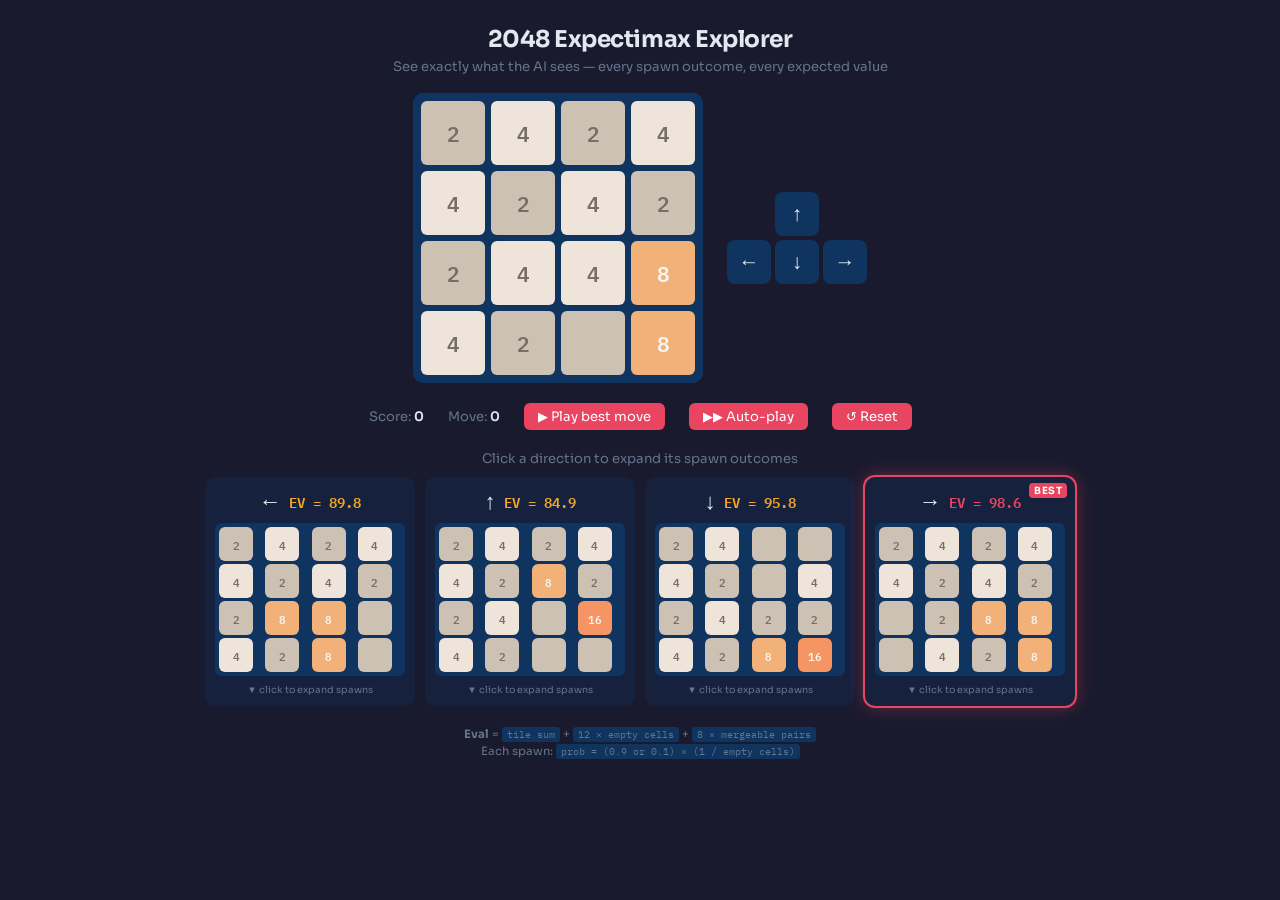
<file: ai-spring2026/visualizations/2048_expectimax_autoplay.html>
<!DOCTYPE html>
<html lang="en">
<head>
<meta charset="UTF-8">
<meta name="viewport" content="width=device-width, initial-scale=1.0">
<title>2048 Expectimax Explorer</title>
<style>
  @import url('https://fonts.googleapis.com/css2?family=IBM+Plex+Mono:wght@400;600&family=Sora:wght@300;400;600;700&display=swap');

  :root {
    --bg:        #1a1a2e;
    --surface:   #16213e;
    --surface2:  #0f3460;
    --text:      #e2e8f0;
    --text-dim:  #64748b;
    --accent:    #e94560;
    --accent2:   #f5a623;
    --best-glow: 0 0 18px rgba(233,69,96,0.45);
  }

  /* ── tile colours (classic 2048 palette) ── */
  .t2   { background:#cdc1b4; color:#776e65; }
  .t4   { background:#eee4da; color:#776e65; }
  .t8   { background:#f2b179; color:#f9f6f2; }
  .t16  { background:#f59563; color:#f9f6f2; }
  .t32  { background:#f67c5f; color:#f9f6f2; }
  .t64  { background:#f65e3b; color:#f9f6f2; }
  .t128 { background:#edcf72; color:#f9f6f2; }
  .t256 { background:#edcc61; color:#f9f6f2; }
  .t512 { background:#edc850; color:#f9f6f2; }
  .t1024{ background:#edc53f; color:#f9f6f2; font-size:.78em; }
  .t2048{ background:#edc22e; color:#f9f6f2; font-size:.78em; }
  .t0   { background:#cdc1b4; color:transparent; }   /* empty */

  * { box-sizing:border-box; margin:0; padding:0; }

  body {
    font-family:'Sora', sans-serif;
    background:var(--bg);
    color:var(--text);
    min-height:100vh;
    padding:24px 16px;
  }

  /* ── header ── */
  header {
    text-align:center;
    margin-bottom:18px;
  }
  header h1 {
    font-size:1.45rem;
    font-weight:700;
    letter-spacing:-.02em;
  }
  header p {
    font-size:.82rem;
    color:var(--text-dim);
    margin-top:4px;
  }

  /* ── layout ── */
  .layout {
    max-width:960px;
    margin:0 auto;
    display:flex;
    flex-direction:column;
    align-items:center;
    gap:20px;
  }

  /* ── main board ── */
  .main-board-wrap {
    display:flex;
    align-items:center;
    gap:24px;
  }
  .board {
    display:grid;
    grid-template-columns:repeat(4,1fr);
    gap:6px;
    background:var(--surface2);
    border-radius:10px;
    padding:8px;
  }
  .board .cell {
    width:64px; height:64px;
    border-radius:6px;
    display:flex;
    align-items:center;
    justify-content:center;
    font-family:'IBM Plex Mono',monospace;
    font-weight:600;
    font-size:1.3rem;
    transition:background .15s;
  }
  /* smaller boards in the tree */
  .board.sm .cell { width:34px; height:34px; font-size:.68rem; gap:3px; }
  .board.sm { gap:3px; padding:4px; border-radius:6px; }
  .board.xs .cell { width:26px; height:26px; font-size:.55rem; }
  .board.xs { gap:2px; padding:3px; border-radius:5px; }

  /* ── swipe buttons ── */
  .swipe-btns {
    display:flex;
    flex-direction:column;
    gap:4px;
    align-items:center;
  }
  .swipe-btns button {
    width:44px; height:44px;
    border:none;
    border-radius:8px;
    background:var(--surface2);
    color:var(--text);
    font-size:1.3rem;
    cursor:pointer;
    transition:background .15s, transform .1s;
  }
  .swipe-btns button:hover { background:#1a4a7a; transform:scale(1.08); }
  .swipe-btns .row { display:flex; gap:4px; }

  /* ── info bar ── */
  .info-bar {
    display:flex;
    gap:24px;
    font-size:.82rem;
    color:var(--text-dim);
    align-items:center;
  }
  .info-bar .score { color:var(--text); font-weight:600; }
  .info-bar button {
    background:var(--accent);
    color:#fff;
    border:none;
    border-radius:6px;
    padding:5px 14px;
    font-size:.82rem;
    font-family:'Sora',sans-serif;
    cursor:pointer;
    transition:filter .15s;
  }
  .info-bar button:hover { filter:brightness(1.15); }

  /* ── tree panel ── */
  .tree-panel {
    width:100%;
    max-width:960px;
  }
  .tree-header {
    font-size:.82rem;
    color:var(--text-dim);
    margin-bottom:10px;
    text-align:center;
  }
  .directions {
    display:flex;
    gap:10px;
    justify-content:center;
    flex-wrap:wrap;
  }

  /* ── one direction column ── */
  .dir-col {
    background:var(--surface);
    border-radius:10px;
    padding:10px;
    width:210px;
    text-align:center;
    transition:box-shadow .2s;
    cursor:pointer;
    position:relative;
  }
  .dir-col.best {
    box-shadow: 0 0 0 2px var(--accent), var(--best-glow);
  }
  .dir-col.illegal { opacity:.35; pointer-events:none; }

  .dir-col .dir-head {
    display:flex;
    align-items:center;
    justify-content:center;
    gap:8px;
    margin-bottom:8px;
  }
  .dir-col .arrow { font-size:1.4rem; }
  .dir-col .ev-label {
    font-family:'IBM Plex Mono',monospace;
    font-size:.88rem;
    font-weight:600;
    color:var(--accent2);
  }
  .dir-col.best .ev-label { color:var(--accent); }
  .dir-col .best-badge {
    position:absolute;
    top:6px; right:8px;
    font-size:.62rem;
    font-weight:700;
    color:#fff;
    background:var(--accent);
    border-radius:4px;
    padding:1px 5px;
    text-transform:uppercase;
    letter-spacing:.04em;
  }

  /* post-swipe board */
  .dir-col .post-board { margin:0 auto 8px; }

  /* spawn outcomes */
  .dir-col .spawns {
    display:none;
    flex-wrap:wrap;
    gap:6px;
    justify-content:center;
    margin-top:6px;
  }
  .dir-col.open .spawns { display:flex; }

  .spawn-item {
    background:var(--surface2);
    border-radius:6px;
    padding:5px;
    text-align:center;
    cursor:pointer;
    transition:box-shadow .15s;
  }
  .spawn-item:hover { box-shadow: 0 0 0 1px var(--accent2); }
  .spawn-item .spawn-meta {
    font-size:.58rem;
    color:var(--text-dim);
    margin-bottom:3px;
    font-family:'IBM Plex Mono',monospace;
  }
  .spawn-item .spawn-eval {
    font-size:.7rem;
    font-weight:600;
    color:var(--accent2);
    font-family:'IBM Plex Mono',monospace;
    margin-top:2px;
  }

  /* toggle hint */
  .dir-col .toggle-hint {
    font-size:.6rem;
    color:var(--text-dim);
    margin-top:4px;
  }

  /* ── eval legend ── */
  .legend {
    font-size:.72rem;
    color:var(--text-dim);
    text-align:center;
    max-width:600px;
    line-height:1.5;
  }
  .legend code {
    font-family:'IBM Plex Mono',monospace;
    background:var(--surface2);
    padding:1px 5px;
    border-radius:3px;
    font-size:.88em;
  }
</style>
</head>
<body>

<header>
  <h1>2048 Expectimax Explorer</h1>
  <p>See exactly what the AI sees — every spawn outcome, every expected value</p>
</header>

<div class="layout">
  <!-- main board + swipe buttons -->
  <div class="main-board-wrap">
    <div class="board" id="mainBoard"></div>
    <div class="swipe-btns">
                    <button data-dir="up">↑</button>
      <div class="row">
        <button data-dir="left">←</button>
        <button data-dir="down">↓</button>
        <button data-dir="right">→</button>
      </div>
    </div>
  </div>

  <!-- info bar -->
  <div class="info-bar">
    <span>Score: <span class="score" id="scoreEl">0</span></span>
    <span>Move: <span class="score" id="moveEl">0</span></span>
    <button id="playBestBtn">▶ Play best move</button>
    <button id="autoPlayBtn">▶▶ Auto-play</button>
    <button id="resetBtn">↺ Reset</button>
  </div>

  <!-- tree panel -->
  <div class="tree-panel">
    <div class="tree-header">Click a direction to expand its spawn outcomes</div>
    <div class="directions" id="directionsEl"></div>
  </div>

  <!-- legend -->
  <div class="legend">
    <strong>Eval</strong> = <code>tile sum</code> + <code>12 × empty cells</code> + <code>8 × mergeable pairs</code><br>
    Each spawn: <code>prob = (0.9 or 0.1) × (1 / empty cells)</code>
  </div>
</div>

<!-- ════════════════════════════════════════════════════════════════════ -->
<script>
// ── 2048 game logic ──────────────────────────────────────────────────

function cloneBoard(b){ return b.map(r => [...r]); }

function swipeRow(row){
  // shift left, merge, shift left
  let tiles = row.filter(x => x !== 0);
  let merged = [];
  let score = 0;
  for(let i=0; i<tiles.length; ){
    if(i+1 < tiles.length && tiles[i] === tiles[i+1]){
      merged.push(tiles[i]*2);
      score += tiles[i]*2;
      i += 2;
    } else {
      merged.push(tiles[i]);
      i++;
    }
  }
  while(merged.length < 4) merged.push(0);
  return { row: merged, score };
}

function swipe(board, dir){
  // normalise so we always swipe-left on rows, then rotate back
  let b = cloneBoard(board);
  let totalScore = 0;

  if(dir === 'right'){
    b = b.map(r => [...r].reverse());
  } else if(dir === 'up'){
    b = transpose(b);
  } else if(dir === 'down'){
    b = transpose(b).map(r => [...r].reverse());
  }

  b = b.map(r => {
    let res = swipeRow(r);
    totalScore += res.score;
    return res.row;
  });

  if(dir === 'right'){
    b = b.map(r => [...r].reverse());
  } else if(dir === 'up'){
    b = transpose(b);
  } else if(dir === 'down'){
    b = b.map(r => [...r].reverse());
    b = transpose(b);
  }

  return { board: b, score: totalScore };
}

function transpose(b){
  return b[0].map((_,i) => b.map(r => r[i]));
}

function boardsEqual(a, b){
  return JSON.stringify(a) === JSON.stringify(b);
}

function emptyCells(board){
  let cells = [];
  board.forEach((row,r) => row.forEach((v,c) => { if(v===0) cells.push([r,c]); }));
  return cells;
}

// ── eval heuristic ───────────────────────────────────────────────────
function evaluate(board){
  let sum = 0, empties = 0, merges = 0;
  for(let r=0;r<4;r++) for(let c=0;c<4;c++){
    let v = board[r][c];
    sum += v;
    if(v === 0) empties++;
    // check right and down neighbour for merge
    if(c<3 && board[r][c] === board[r][c+1] && v > 0) merges++;
    if(r<3 && board[r][c] === board[r+1][c] && v > 0) merges++;
  }
  return sum + 12*empties + 8*merges;
}

// ── spawn a random tile (for "play best move") ──────────────────────
function spawnRandom(board){
  let cells = emptyCells(board);
  if(cells.length === 0) return board;
  let [r,c] = cells[Math.floor(Math.random()*cells.length)];
  let b = cloneBoard(board);
  b[r][c] = Math.random() < 0.9 ? 2 : 4;
  return b;
}

// ── depth-1 expectimax ───────────────────────────────────────────────
function computeTree(board){
  const dirs = ['left','up','down','right'];
  const arrows = { left:'←', up:'↑', down:'↓', right:'→' };
  let results = [];

  dirs.forEach(dir => {
    let { board: swipped, score: moveScore } = swipe(board, dir);
    let illegal = boardsEqual(swipped, board);
    if(illegal){
      results.push({ dir, arrow: arrows[dir], illegal:true, ev:null, spawns:[] });
      return;
    }
    let cells = emptyCells(swipped);
    let spawns = [];
    let ev = 0;
    cells.forEach(([r,c]) => {
      [2,4].forEach(tile => {
        let b = cloneBoard(swipped);
        b[r][c] = tile;
        let prob = (tile===2 ? 0.9 : 0.1) / cells.length;
        let val = evaluate(b);
        ev += prob * val;
        spawns.push({ board:b, tile, r, c, prob, eval:val });
      });
    });
    results.push({ dir, arrow: arrows[dir], illegal:false, ev, spawns, swipped, moveScore });
  });

  // find best
  let best = null;
  results.forEach(res => {
    if(!res.illegal && (best===null || res.ev > best.ev)) best = res;
  });
  if(best) best.isBest = true;

  return results;
}

// ── rendering ────────────────────────────────────────────────────────
function renderBoard(container, board, sizeClass=''){
  container.innerHTML = '';
  container.className = 'board ' + sizeClass;
  board.forEach(row => row.forEach(val => {
    let cell = document.createElement('div');
    cell.className = 'cell t' + val;
    cell.textContent = val || '';
    container.appendChild(cell);
  }));
}

let openDir = null;   // which dir column is expanded

function renderTree(board){
  let tree = computeTree(board);
  let el = document.getElementById('directionsEl');
  el.innerHTML = '';

  tree.forEach(res => {
    let col = document.createElement('div');
    col.className = 'dir-col' + (res.illegal?' illegal':'') + (res.isBest?' best':'') + (openDir===res.dir?' open':'');
    col.onclick = () => {
      if(res.illegal) return;
      openDir = (openDir === res.dir) ? null : res.dir;
      renderTree(board);   // re-render to toggle
    };

    // best badge
    if(res.isBest){
      let badge = document.createElement('div');
      badge.className = 'best-badge';
      badge.textContent = 'best';
      col.appendChild(badge);
    }

    // header: arrow + EV
    let head = document.createElement('div');
    head.className = 'dir-head';
    head.innerHTML = `<span class="arrow">${res.arrow}</span>
                      <span class="ev-label">${res.illegal ? '—' : 'EV = '+res.ev.toFixed(1)}</span>`;
    col.appendChild(head);

    if(!res.illegal){
      // post-swipe board
      let postWrap = document.createElement('div');
      postWrap.className = 'post-board';
      let postBoard = document.createElement('div');
      renderBoard(postBoard, res.swipped, 'sm');
      postWrap.appendChild(postBoard);
      col.appendChild(postWrap);

      // spawns container
      let spawnsEl = document.createElement('div');
      spawnsEl.className = 'spawns';

      res.spawns.forEach(sp => {
        let item = document.createElement('div');
        item.className = 'spawn-item';
        item.onclick = (e) => {
          e.stopPropagation();
          // play this specific outcome
          gameState.board = sp.board;
          gameState.score += res.moveScore;
          update();
        };

        let meta = document.createElement('div');
        meta.className = 'spawn-meta';
        meta.textContent = `${sp.tile} @ (${sp.r},${sp.c})  p=${sp.prob.toFixed(3)}`;
        item.appendChild(meta);

        let brd = document.createElement('div');
        renderBoard(brd, sp.board, 'xs');
        item.appendChild(brd);

        let evalEl = document.createElement('div');
        evalEl.className = 'spawn-eval';
        evalEl.textContent = 'eval = ' + sp.eval;
        item.appendChild(evalEl);

        spawnsEl.appendChild(item);
      });

      col.appendChild(spawnsEl);

      // toggle hint
      let hint = document.createElement('div');
      hint.className = 'toggle-hint';
      hint.textContent = openDir===res.dir ? '▲ click to collapse' : '▼ click to expand spawns';
      col.appendChild(hint);
    }

    el.appendChild(col);
  });

  return tree;   // return so playBest can use it
}

// ── game state ───────────────────────────────────────────────────────
let gameState = {
  board: [
    [2, 4, 2, 4],
    [4, 2, 4, 2],
    [2, 4, 4, 8],
    [4, 2, 0, 8],
  ],
  score: 0,
  moves: 0
};

const INITIAL_BOARD = gameState.board.map(r=>[...r]);

function update(){
  renderBoard(document.getElementById('mainBoard'), gameState.board);
  document.getElementById('scoreEl').textContent = gameState.score;
  document.getElementById('moveEl').textContent = gameState.moves;
  renderTree(gameState.board);
}

// ── event wiring ─────────────────────────────────────────────────────
let autoPlayInterval = null;

document.querySelectorAll('.swipe-btns button').forEach(btn => {
  btn.addEventListener('click', () => {
    if(autoPlayInterval) return;  // disable manual during auto-play
    let dir = btn.dataset.dir;
    let { board: newBoard, score } = swipe(gameState.board, dir);
    if(boardsEqual(newBoard, gameState.board)) return;   // illegal
    gameState.board = spawnRandom(newBoard);
    gameState.score += score;
    gameState.moves++;
    update();
  });
});

document.getElementById('playBestBtn').addEventListener('click', () => {
  if(autoPlayInterval) return;
  let tree = computeTree(gameState.board);
  let best = tree.find(r => r.isBest);
  if(!best) return;
  gameState.board = spawnRandom(best.swipped);
  gameState.score += best.moveScore;
  gameState.moves++;
  update();
});

document.getElementById('autoPlayBtn').addEventListener('click', () => {
  let btn = document.getElementById('autoPlayBtn');
  if(autoPlayInterval){
    // stop
    clearInterval(autoPlayInterval);
    autoPlayInterval = null;
    btn.textContent = '▶▶ Auto-play';
    btn.style.background = '';
  } else {
    // start
    btn.textContent = '⏸ Stop';
    btn.style.background = 'var(--accent2)';
    autoPlayInterval = setInterval(() => {
      let tree = computeTree(gameState.board);
      let best = tree.find(r => r.isBest);
      if(!best){
        // game over
        clearInterval(autoPlayInterval);
        autoPlayInterval = null;
        btn.textContent = '▶▶ Auto-play';
        btn.style.background = '';
        return;
      }
      gameState.board = spawnRandom(best.swipped);
      gameState.score += best.moveScore;
      gameState.moves++;
      update();
    }, 1500);   // 1.5 sec per move
  }
});

document.getElementById('resetBtn').addEventListener('click', () => {
  if(autoPlayInterval){
    clearInterval(autoPlayInterval);
    autoPlayInterval = null;
    document.getElementById('autoPlayBtn').textContent = '▶▶ Auto-play';
    document.getElementById('autoPlayBtn').style.background = '';
  }
  gameState.board = INITIAL_BOARD.map(r=>[...r]);
  gameState.score = 0;
  gameState.moves = 0;
  openDir = null;
  update();
});

// keyboard arrows
document.addEventListener('keydown', e => {
  if(autoPlayInterval) return;  // disable manual during auto-play
  let map = { ArrowLeft:'left', ArrowRight:'right', ArrowUp:'up', ArrowDown:'down' };
  if(!map[e.key]) return;
  e.preventDefault();
  let dir = map[e.key];
  let { board: newBoard, score } = swipe(gameState.board, dir);
  if(boardsEqual(newBoard, gameState.board)) return;
  gameState.board = spawnRandom(newBoard);
  gameState.score += score;
  gameState.moves++;
  update();
});

// ── init ─────────────────────────────────────────────────────────────
update();
</script>
</body>
</html>
</file>
<file: style.css>
/* Reset */
* {
    margin: 0;
    padding: 0;
    box-sizing: border-box;
}

/* General Styles */
body {
    font-family: Arial, sans-serif;
    line-height: 1.6;
    color: #333;
    background-color: #ffffff;
    max-width: 700px;
    margin: 2rem auto;
    padding: 1rem;
}


header {
    display: flex;
    align-items: center;
    justify-content: space-between;
    background-color: #ffffff;
    color: black;
    padding: 20px;
    text-align: left;
}

h1 {
    margin-right: 300px;  /* Space between name and photo */
}

.profile-photo {
    width: 200px;  /* Adjust size as needed */
    height: 200px;
    object-fit: cover;
}

header h1 {
    font-size: 1.8rem;
    font-weight: normal;
    margin: 1.5rem 0;
}

header p {
    font-size: 1rem;
    color: #555;
    margin-bottom: 1rem;
}



.scholar-link {
    display: inline-block;
    margin-top: 1rem;
    color: #4285F4;
    text-decoration: none;
    font-size: 1.2rem;
}

.scholar-link i {
    margin-right: 0.5rem;
}

/* Sections */
hr {
    border: none;
    border-top: 1px solid #ddd;
    margin: 1.5rem 0;
}

section {
    margin-bottom: 1.5rem;
}

h2 {
    font-size: 1.25rem;
    color: #333;
    margin-bottom: 0.5rem;
}

p, ul {
    font-size: 1rem;
    color: #555;
}

ul {
    list-style-type: none;
    padding-left: 1rem;
}

a {
    color: #00557F; /* A commonly used blue for links */
    text-decoration: none; /* Removes underline from links */
}


a:hover {
    color: #00557F;
    text-decoration: underline;
}
</file>
